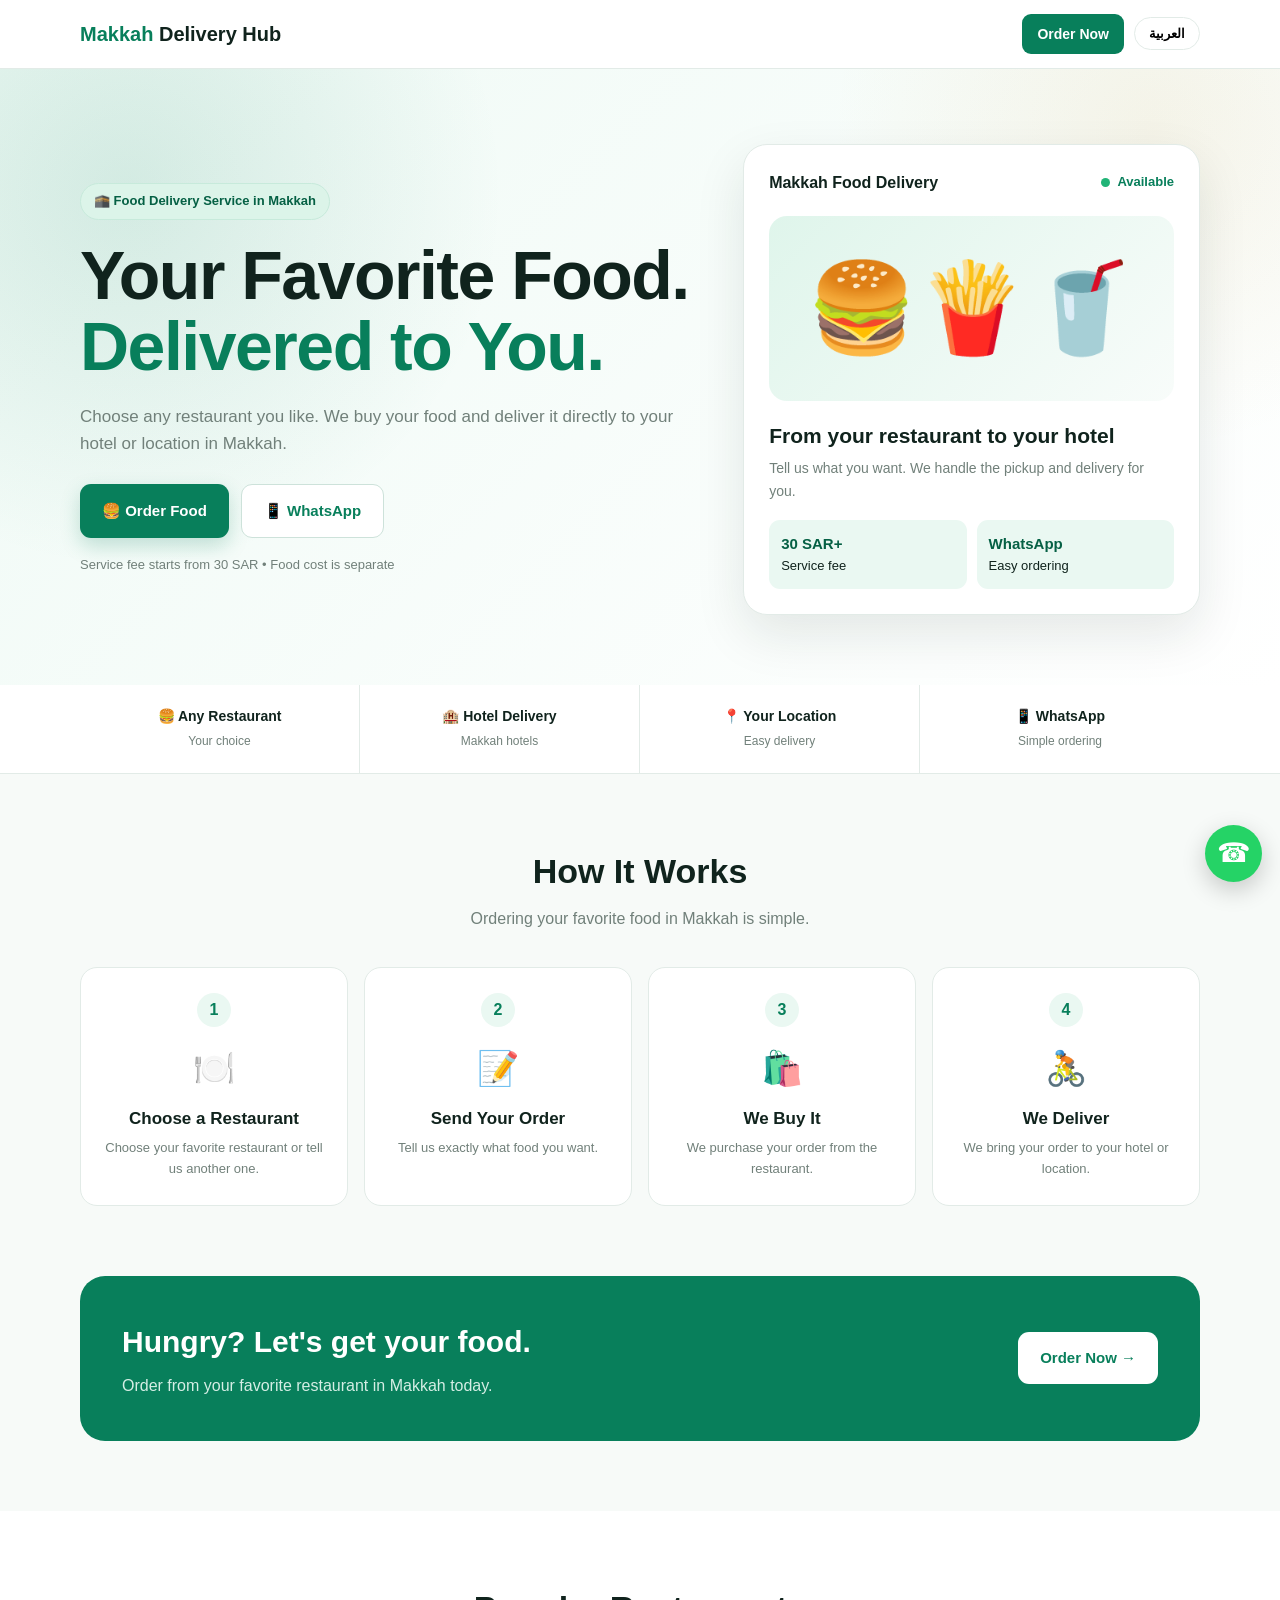
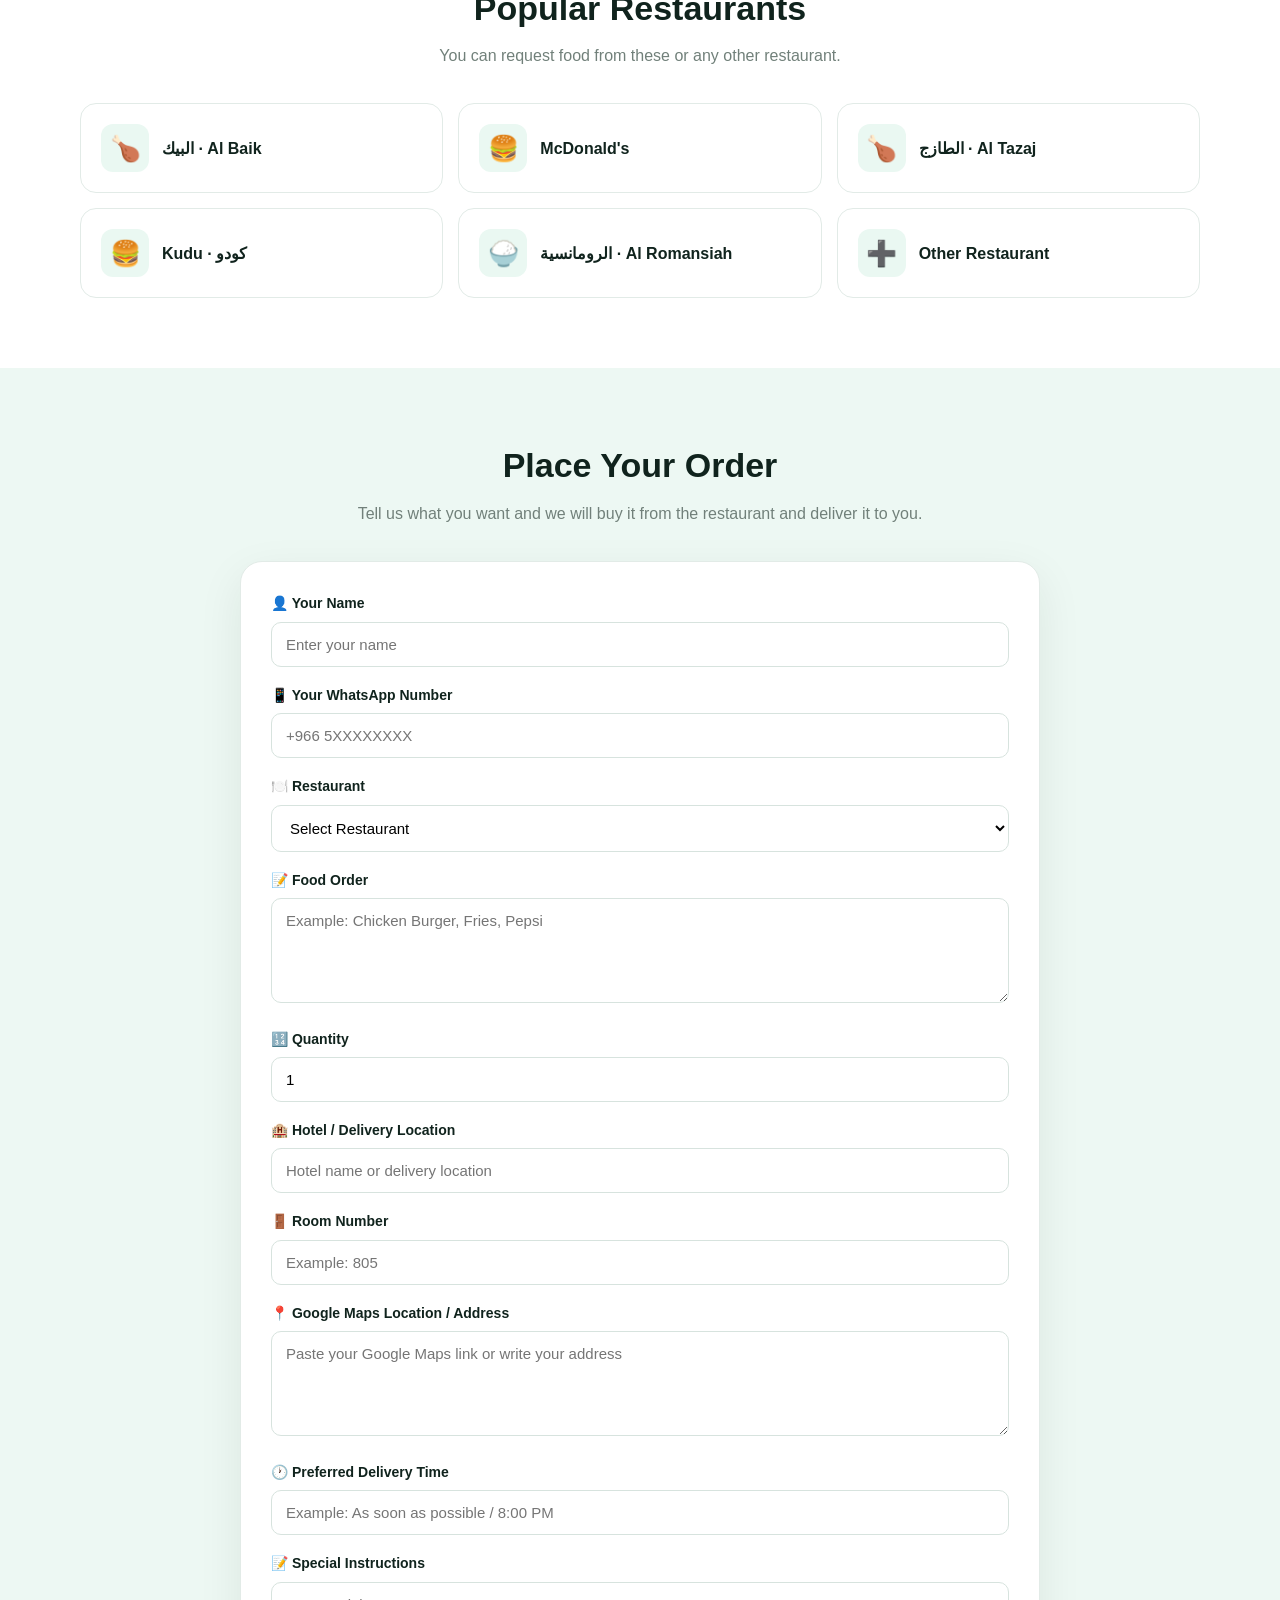
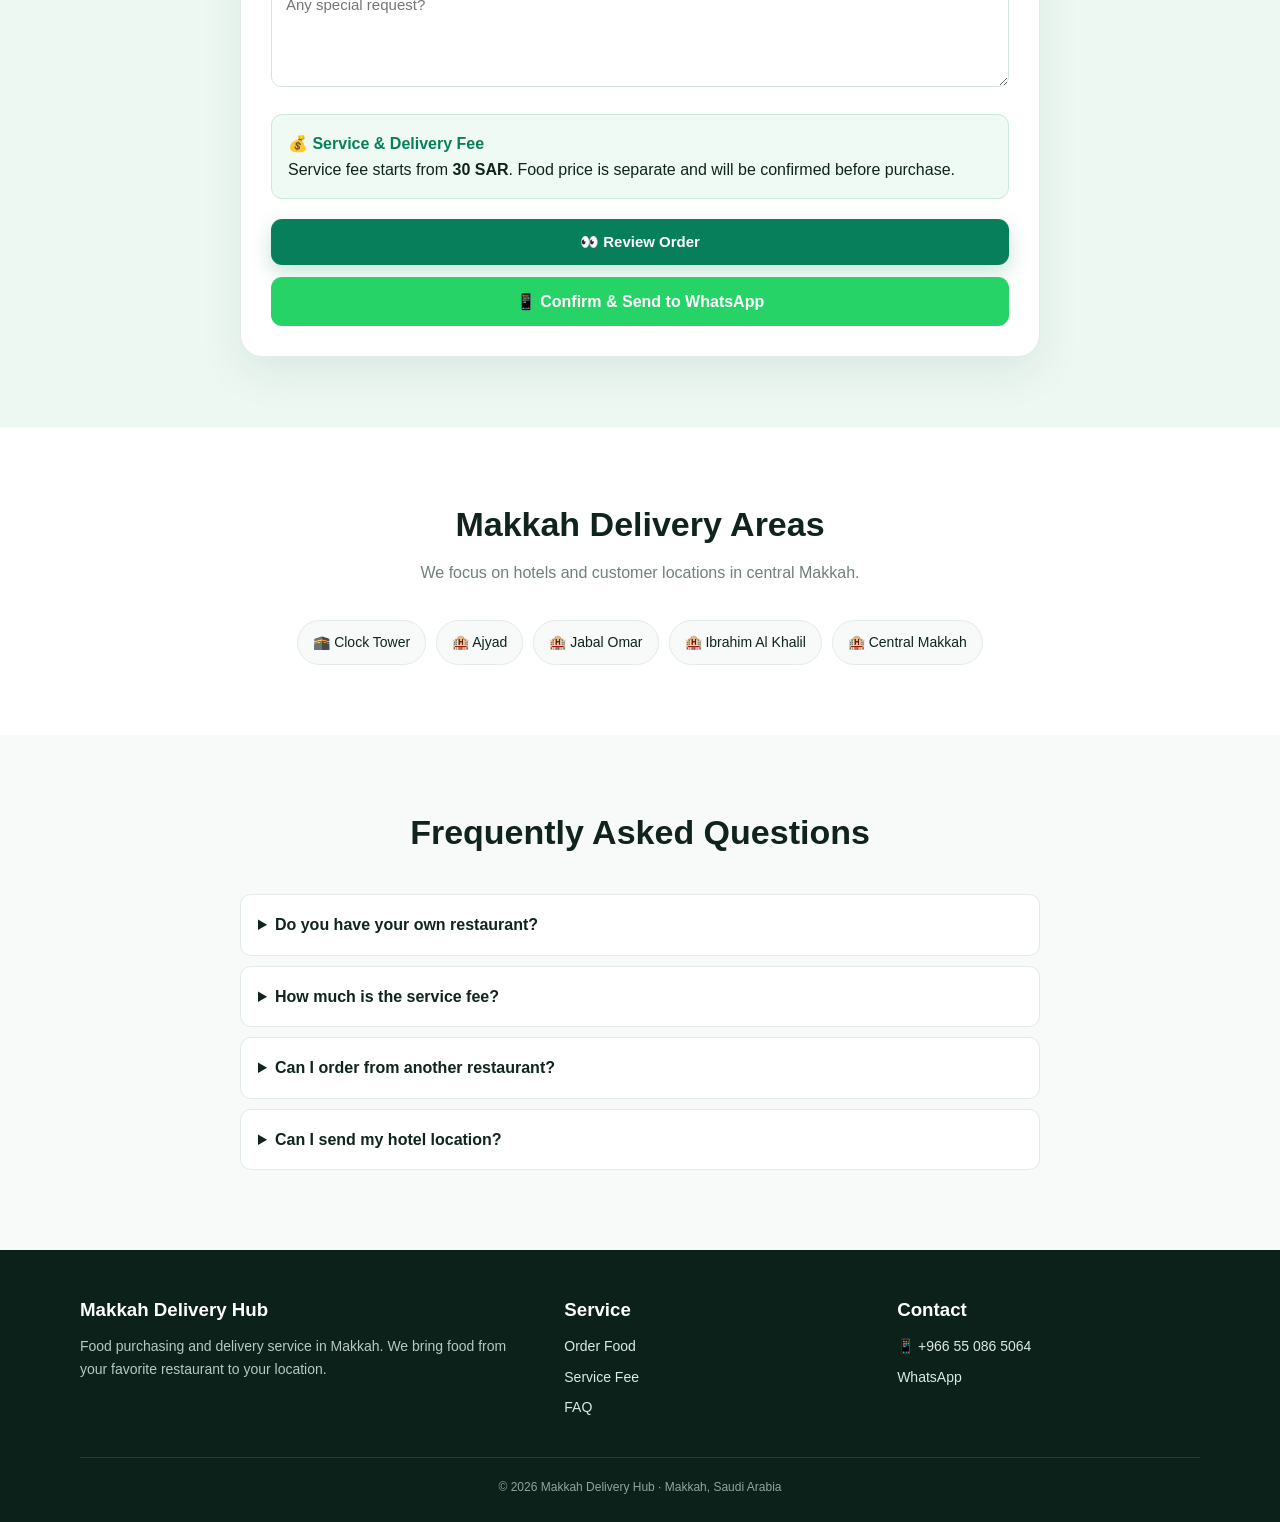
<file: index (2).html>
<!DOCTYPE html>
<html lang="en">
<head>
<meta charset="UTF-8">
<meta name="viewport" content="width=device-width, initial-scale=1.0">

<title>Makkah Delivery Hub | Food Delivery in Makkah</title>

<meta name="description" content="Order food from your favorite restaurant in Makkah. We buy it for you and deliver it to your hotel or location.">
<meta name="theme-color" content="#087f5b">

<style>
*{
  box-sizing:border-box;
  margin:0;
  padding:0;
}

:root{
  --green:#087f5b;
  --green-dark:#056044;
  --green-light:#eaf8f2;
  --gold:#c79a3b;
  --dark:#10231d;
  --text:#34413c;
  --muted:#71807a;
  --white:#fff;
  --bg:#f7faf8;
  --border:#e2ebe7;
}

html{
  scroll-behavior:smooth;
}

body{
  font-family:Arial,Helvetica,sans-serif;
  background:var(--bg);
  color:var(--dark);
  line-height:1.6;
}

body.rtl{
  direction:rtl;
}

a{
  text-decoration:none;
  color:inherit;
}

button,
input,
select,
textarea{
  font-family:inherit;
}

.container{
  width:92%;
  max-width:1120px;
  margin:auto;
}

/* HEADER */

header{
  position:sticky;
  top:0;
  z-index:1000;
  background:rgba(255,255,255,.96);
  border-bottom:1px solid var(--border);
  backdrop-filter:blur(10px);
}

.nav{
  min-height:68px;
  display:flex;
  align-items:center;
  justify-content:space-between;
  gap:15px;
}

.logo{
  font-size:20px;
  font-weight:800;
  color:var(--green);
}

.logo span{
  color:var(--dark);
}

.nav-right{
  display:flex;
  align-items:center;
  gap:10px;
}

.lang{
  border:1px solid var(--border);
  background:white;
  padding:8px 14px;
  border-radius:25px;
  font-weight:bold;
  cursor:pointer;
}

.nav-order{
  background:var(--green);
  color:white;
  padding:9px 15px;
  border-radius:9px;
  font-size:14px;
  font-weight:bold;
}

/* HERO */

.hero{
  position:relative;
  overflow:hidden;
  padding:75px 0 70px;
  background:
    radial-gradient(circle at 10% 20%,rgba(8,127,91,.13),transparent 30%),
    radial-gradient(circle at 90% 10%,rgba(199,154,59,.10),transparent 25%),
    linear-gradient(135deg,#effaf5,#ffffff);
}

.hero-grid{
  display:grid;
  grid-template-columns:1.15fr .85fr;
  align-items:center;
  gap:45px;
}

.badge{
  display:inline-flex;
  align-items:center;
  gap:7px;
  background:#dcf4e9;
  color:var(--green-dark);
  border:1px solid #c7eadb;
  padding:7px 13px;
  border-radius:30px;
  font-size:13px;
  font-weight:bold;
  margin-bottom:20px;
}

.hero h1{
  font-size:clamp(40px,6vw,68px);
  line-height:1.05;
  letter-spacing:-1.5px;
  margin-bottom:20px;
}

.hero h1 span{
  color:var(--green);
}

.hero-text{
  max-width:620px;
  color:var(--muted);
  font-size:17px;
  margin-bottom:27px;
}

.hero-buttons{
  display:flex;
  flex-wrap:wrap;
  gap:12px;
}

.btn{
  display:inline-flex;
  align-items:center;
  justify-content:center;
  padding:14px 22px;
  border-radius:11px;
  font-weight:bold;
  font-size:15px;
  transition:.2s;
}

.btn-primary{
  background:var(--green);
  color:white;
  box-shadow:0 8px 20px rgba(8,127,91,.22);
}

.btn-primary:hover{
  background:var(--green-dark);
}

.btn-secondary{
  background:white;
  color:var(--green);
  border:1px solid #cde2da;
}

.hero-note{
  margin-top:17px;
  color:var(--muted);
  font-size:13px;
}

/* HERO CARD */

.hero-card{
  background:white;
  border:1px solid var(--border);
  border-radius:24px;
  padding:25px;
  box-shadow:0 20px 50px rgba(16,35,29,.10);
}

.hero-card-top{
  display:flex;
  align-items:center;
  justify-content:space-between;
  margin-bottom:20px;
}

.status{
  display:flex;
  align-items:center;
  gap:7px;
  color:var(--green);
  font-size:13px;
  font-weight:bold;
}

.dot{
  width:9px;
  height:9px;
  background:#21b477;
  border-radius:50%;
}

.food-icon{
  width:100%;
  height:185px;
  border-radius:18px;
  background:linear-gradient(135deg,#dff5eb,#f8fcfa);
  display:flex;
  align-items:center;
  justify-content:center;
  font-size:88px;
  margin-bottom:18px;
}

.hero-card h3{
  font-size:21px;
  margin-bottom:5px;
}

.hero-card p{
  color:var(--muted);
  font-size:14px;
}

.mini-row{
  display:grid;
  grid-template-columns:1fr 1fr;
  gap:10px;
  margin-top:18px;
}

.mini-box{
  background:var(--green-light);
  padding:12px;
  border-radius:11px;
  font-size:13px;
}

.mini-box strong{
  display:block;
  color:var(--green-dark);
  font-size:15px;
}

/* TRUST */

.trust{
  background:white;
  border-bottom:1px solid var(--border);
}

.trust-grid{
  display:grid;
  grid-template-columns:repeat(4,1fr);
}

.trust-item{
  padding:20px 12px;
  text-align:center;
  border-right:1px solid var(--border);
}

body.rtl .trust-item{
  border-right:0;
  border-left:1px solid var(--border);
}

.trust-item:last-child{
  border:0;
}

.trust-item strong{
  display:block;
  font-size:14px;
}

.trust-item span{
  color:var(--muted);
  font-size:12px;
}

/* SECTIONS */

section{
  padding:70px 0;
}

.section-head{
  text-align:center;
  max-width:700px;
  margin:0 auto 35px;
}

.section-head h2{
  font-size:34px;
  margin-bottom:8px;
}

.section-head p{
  color:var(--muted);
}

/* HOW */

.steps{
  display:grid;
  grid-template-columns:repeat(4,1fr);
  gap:16px;
}

.step{
  background:white;
  border:1px solid var(--border);
  border-radius:17px;
  padding:25px 18px;
  text-align:center;
  transition:.2s;
}

.step:hover{
  transform:translateY(-3px);
  box-shadow:0 12px 30px rgba(16,35,29,.07);
}

.step-number{
  width:34px;
  height:34px;
  display:flex;
  align-items:center;
  justify-content:center;
  margin:0 auto 14px;
  background:var(--green-light);
  color:var(--green);
  border-radius:50%;
  font-weight:800;
}

.step-icon{
  font-size:34px;
  margin-bottom:10px;
}

.step h3{
  font-size:17px;
  margin-bottom:6px;
}

.step p{
  color:var(--muted);
  font-size:13px;
}

/* CTA */

.order-cta{
  background:var(--green);
  color:white;
  border-radius:25px;
  padding:42px;
  display:flex;
  align-items:center;
  justify-content:space-between;
  gap:25px;
}

.order-cta h2{
  font-size:30px;
  margin-bottom:7px;
}

.order-cta p{
  color:#d5eee5;
}

.order-cta .btn{
  background:white;
  color:var(--green);
  white-space:nowrap;
}

/* RESTAURANTS */

.restaurants{
  display:grid;
  grid-template-columns:repeat(3,1fr);
  gap:15px;
}

.restaurant{
  background:white;
  border:1px solid var(--border);
  border-radius:16px;
  padding:20px;
  display:flex;
  align-items:center;
  gap:13px;
  font-weight:bold;
}

.restaurant-icon{
  width:48px;
  height:48px;
  border-radius:12px;
  background:var(--green-light);
  display:flex;
  align-items:center;
  justify-content:center;
  font-size:25px;
}

/* ORDER FORM */

.order-section{
  background:#edf8f3;
}

.order-box{
  max-width:800px;
  margin:auto;
  background:white;
  padding:30px;
  border-radius:22px;
  box-shadow:0 15px 45px rgba(16,35,29,.08);
  border:1px solid var(--border);
}

.form-group{
  margin-bottom:17px;
}

label{
  display:block;
  font-weight:bold;
  font-size:14px;
  margin-bottom:7px;
}

input,
select,
textarea{
  width:100%;
  padding:13px 14px;
  border:1px solid #d7e3de;
  border-radius:10px;
  background:white;
  font-size:15px;
  outline:none;
}

input:focus,
select:focus,
textarea:focus{
  border-color:var(--green);
  box-shadow:0 0 0 3px rgba(8,127,91,.08);
}

textarea{
  min-height:105px;
  resize:vertical;
}

.fee{
  background:#f0faf5;
  border:1px solid #cce9db;
  padding:16px;
  border-radius:11px;
  margin:20px 0;
}

.fee strong{
  color:var(--green);
}

.order-summary{
  display:none;
  background:#f7faf8;
  border:1px solid #dce9e3;
  border-radius:12px;
  padding:18px;
  margin-bottom:18px;
}

.order-summary h3{
  margin-bottom:12px;
}

.summary-row{
  display:flex;
  gap:8px;
  padding:5px 0;
  border-bottom:1px solid #e5eeea;
}

.summary-row:last-child{
  border-bottom:0;
}

.summary-label{
  font-weight:bold;
  min-width:145px;
}

.whatsapp{
  width:100%;
  border:0;
  border-radius:11px;
  padding:15px;
  background:#25d366;
  color:white;
  font-size:16px;
  font-weight:bold;
  cursor:pointer;
}

/* AREAS */

.areas-section{
  background:white;
}

.areas{
  display:flex;
  flex-wrap:wrap;
  justify-content:center;
  gap:10px;
}

.area{
  background:#f7faf8;
  border:1px solid var(--border);
  padding:10px 15px;
  border-radius:30px;
  font-size:14px;
}

/* FAQ */

.faq{
  max-width:800px;
  margin:auto;
}

details{
  background:white;
  border:1px solid var(--border);
  border-radius:11px;
  padding:17px;
  margin-bottom:10px;
}

summary{
  cursor:pointer;
  font-weight:bold;
}

details p{
  color:var(--muted);
  margin-top:10px;
  font-size:14px;
}

/* FOOTER */

footer{
  background:#0c211a;
  color:white;
  padding:45px 0 25px;
}

.footer-grid{
  display:grid;
  grid-template-columns:1.5fr 1fr 1fr;
  gap:30px;
}

footer h3{
  margin-bottom:10px;
}

footer p{
  color:#b8c9c2;
  font-size:14px;
}

.footer-link{
  display:block;
  color:#dceae5;
  margin-bottom:8px;
  font-size:14px;
}

.footer-bottom{
  border-top:1px solid rgba(255,255,255,.12);
  margin-top:30px;
  padding-top:20px;
  text-align:center;
  color:#91a59d;
  font-size:12px;
}

/* FLOATING WHATSAPP */

.float-wa{
  position:fixed;
  right:18px;
  bottom:18px;
  z-index:999;
  width:57px;
  height:57px;
  border-radius:50%;
  background:#25d366;
  color:white;
  display:flex;
  align-items:center;
  justify-content:center;
  font-size:27px;
  box-shadow:0 8px 25px rgba(0,0,0,.2);
}

body.rtl .float-wa{
  right:auto;
  left:18px;
}

/* MOBILE */

@media(max-width:850px){

  .hero-grid{
    grid-template-columns:1fr;
  }

  .hero-card{
    max-width:560px;
    margin:auto;
  }

  .steps{
    grid-template-columns:1fr 1fr;
  }

  .trust-grid{
    grid-template-columns:1fr 1fr;
  }

  .trust-item:nth-child(2){
    border-right:0;
  }

  body.rtl .trust-item:nth-child(2){
    border-left:0;
  }

  .order-cta{
    flex-direction:column;
    align-items:flex-start;
  }

  .footer-grid{
    grid-template-columns:1fr;
  }
}

@media(max-width:550px){

  section{
    padding:55px 0;
  }

  .hero{
    padding:50px 0 55px;
  }

  .hero h1{
    font-size:43px;
  }

  .hero-text{
    font-size:15px;
  }

  .nav-order{
    display:none;
  }

  .steps,
  .restaurants{
    grid-template-columns:1fr;
  }

  .order-box{
    padding:20px;
  }

  .order-cta{
    padding:28px 22px;
  }

  .order-cta h2{
    font-size:25px;
  }

  .food-icon{
    height:155px;
  }

  .summary-row{
    display:block;
  }

  .summary-label{
    display:block;
    margin-bottom:2px;
  }
}
</style>
</head>

<body>

<!-- HEADER -->

<header>
  <div class="container nav">

    <a href="#" class="logo">
      Makkah <span>Delivery Hub</span>
    </a>

    <div class="nav-right">

      <a href="#order"
         class="nav-order"
         id="navOrder">
        Order Now
      </a>

      <button
        class="lang"
        onclick="toggleLanguage()"
        id="langBtn">
        العربية
      </button>

    </div>

  </div>
</header>


<!-- HERO -->

<section class="hero">

  <div class="container hero-grid">

    <div>

      <div class="badge" id="badge">
        🕋 Food Delivery Service in Makkah
      </div>

      <h1 id="heroTitle">
        Your Favorite Food.<br>
        <span>Delivered to You.</span>
      </h1>

      <p class="hero-text" id="heroText">
        Choose any restaurant you like. We buy your food and deliver it directly to your hotel or location in Makkah.
      </p>

      <div class="hero-buttons">

        <a href="#order"
           class="btn btn-primary"
           id="heroOrder">
          🍔 Order Food
        </a>

        <a href="https://wa.me/966550865064"
           class="btn btn-secondary"
           target="_blank"
           rel="noopener">
          📱 WhatsApp
        </a>

      </div>

      <div class="hero-note" id="heroNote">
        Service fee starts from 30 SAR • Food cost is separate
      </div>

    </div>


    <div class="hero-card">

      <div class="hero-card-top">

        <strong id="cardTitle">
          Makkah Food Delivery
        </strong>

        <div class="status">
          <span class="dot"></span>
          <span id="available">
            Available
          </span>
        </div>

      </div>

      <div class="food-icon">
        🍔🍟🥤
      </div>

      <h3 id="cardHeading">
        From your restaurant to your hotel
      </h3>

      <p id="cardText">
        Tell us what you want. We handle the pickup and delivery for you.
      </p>

      <div class="mini-row">

        <div class="mini-box">
          <strong>30 SAR+</strong>
          <span id="feeSmall">
            Service fee
          </span>
        </div>

        <div class="mini-box">
          <strong>WhatsApp</strong>
          <span id="orderSmall">
            Easy ordering
          </span>
        </div>

      </div>

    </div>

  </div>

</section>


<!-- TRUST -->

<div class="trust">

  <div class="container trust-grid">

    <div class="trust-item">
      <strong id="trustStrong1">
        🍔 Any Restaurant
      </strong>
      <span id="trust1">
        Your choice
      </span>
    </div>

    <div class="trust-item">
      <strong id="trustStrong2">
        🏨 Hotel Delivery
      </strong>
      <span id="trust2">
        Makkah hotels
      </span>
    </div>

    <div class="trust-item">
      <strong id="trustStrong3">
        📍 Your Location
      </strong>
      <span id="trust3">
        Easy delivery
      </span>
    </div>

    <div class="trust-item">
      <strong id="trustStrong4">
        📱 WhatsApp
      </strong>
      <span id="trust4">
        Simple ordering
      </span>
    </div>

  </div>

</div>


<!-- HOW IT WORKS -->

<section>

  <div class="container">

    <div class="section-head">

      <h2 id="howTitle">
        How It Works
      </h2>

      <p id="howText">
        Ordering your favorite food in Makkah is simple.
      </p>

    </div>


    <div class="steps">

      <div class="step">

        <div class="step-number">1</div>

        <div class="step-icon">🍽️</div>

        <h3 id="s1Title">
          Choose a Restaurant
        </h3>

        <p id="s1Text">
          Choose your favorite restaurant or tell us another one.
        </p>

      </div>


      <div class="step">

        <div class="step-number">2</div>

        <div class="step-icon">📝</div>

        <h3 id="s2Title">
          Send Your Order
        </h3>

        <p id="s2Text">
          Tell us exactly what food you want.
        </p>

      </div>


      <div class="step">

        <div class="step-number">3</div>

        <div class="step-icon">🛍️</div>

        <h3 id="s3Title">
          We Buy It
        </h3>

        <p id="s3Text">
          We purchase your order from the restaurant.
        </p>

      </div>


      <div class="step">

        <div class="step-number">4</div>

        <div class="step-icon">🚴</div>

        <h3 id="s4Title">
          We Deliver
        </h3>

        <p id="s4Text">
          We bring your order to your hotel or location.
        </p>

      </div>

    </div>

  </div>

</section>


<!-- CTA -->

<section style="padding-top:0">

  <div class="container">

    <div class="order-cta">

      <div>

        <h2 id="ctaTitle">
          Hungry? Let's get your food.
        </h2>

        <p id="ctaText">
          Order from your favorite restaurant in Makkah today.
        </p>

      </div>

      <a href="#order"
         class="btn"
         id="ctaButton">
        Order Now →
      </a>

    </div>

  </div>

</section>


<!-- RESTAURANTS -->

<section style="background:#fff">

  <div class="container">

    <div class="section-head">

      <h2 id="restTitle">
        Popular Restaurants
      </h2>

      <p id="restText">
        You can request food from these or any other restaurant.
      </p>

    </div>


    <div class="restaurants">

      <div class="restaurant">
        <div class="restaurant-icon">🍗</div>
        <span>البيك · Al Baik</span>
      </div>

      <div class="restaurant">
        <div class="restaurant-icon">🍔</div>
        <span>McDonald's</span>
      </div>

      <div class="restaurant">
        <div class="restaurant-icon">🍗</div>
        <span>الطازج · Al Tazaj</span>
      </div>

      <div class="restaurant">
        <div class="restaurant-icon">🍔</div>
        <span>Kudu · كودو</span>
      </div>

      <div class="restaurant">
        <div class="restaurant-icon">🍚</div>
        <span>الرومانسية · Al Romansiah</span>
      </div>

      <div class="restaurant">
        <div class="restaurant-icon">➕</div>
        <span id="otherRestaurant">
          Other Restaurant
        </span>
      </div>

    </div>

  </div>

</section>


<!-- ORDER FORM -->

<section class="order-section" id="order">

  <div class="container">

    <div class="section-head">

      <h2 id="orderTitle">
        Place Your Order
      </h2>

      <p id="orderText">
        Tell us what you want and we will buy it from the restaurant and deliver it to you.
      </p>

    </div>


    <div class="order-box">


      <div class="form-group">

        <label id="nameLabel">
          👤 Your Name
        </label>

        <input
          id="customerName"
          type="text"
          placeholder="Enter your name">

      </div>


      <div class="form-group">

        <label id="phoneLabel">
          📱 Your WhatsApp Number
        </label>

        <input
          id="customerPhone"
          type="tel"
          placeholder="+966 5XXXXXXXX">

      </div>


      <div class="form-group">

        <label id="restaurantLabel">
          🍽️ Restaurant
        </label>

        <select id="restaurant">

          <option value="" id="restaurantDefault">
            Select Restaurant
          </option>

          <option value="Al Baik - البيك">
            Al Baik - البيك
          </option>

          <option value="McDonald's - ماكدونالز">
            McDonald's - ماكدونالز
          </option>

          <option value="Al Tazaj - الطازج">
            Al Tazaj - الطازج
          </option>

          <option value="Kudu - كودو">
            Kudu - كودو
          </option>

          <option value="Al Romansiah - الرومانسية">
            Al Romansiah - الرومانسية
          </option>

          <option value="Other Restaurant">
            Other Restaurant
          </option>

        </select>

      </div>


      <div class="form-group">

        <label id="foodLabel">
          📝 Food Order
        </label>

        <textarea
          id="foodOrder"
          placeholder="Example: Chicken Burger, Fries, Pepsi"></textarea>

      </div>


      <div class="form-group">

        <label id="quantityLabel">
          🔢 Quantity
        </label>

        <input
          id="quantity"
          type="number"
          min="1"
          value="1"
          placeholder="How many items?">

      </div>


      <div class="form-group">

        <label id="hotelLabel">
          🏨 Hotel / Delivery Location
        </label>

        <input
          id="hotel"
          type="text"
          placeholder="Hotel name or delivery location">

      </div>


      <div class="form-group">

        <label id="roomLabel">
          🚪 Room Number
        </label>

        <input
          id="room"
          type="text"
          placeholder="Example: 805">

      </div>


      <div class="form-group">

        <label id="locationLabel">
          📍 Google Maps Location / Address
        </label>

        <textarea
          id="location"
          placeholder="Paste your Google Maps link or write your address"></textarea>

      </div>


      <div class="form-group">

        <label id="deliveryTimeLabel">
          🕐 Preferred Delivery Time
        </label>

        <input
          id="deliveryTime"
          type="text"
          placeholder="Example: As soon as possible / 8:00 PM">

      </div>


      <div class="form-group">

        <label id="notesLabel">
          📝 Special Instructions
        </label>

        <textarea
          id="notes"
          placeholder="Any special request?"></textarea>

      </div>


      <div class="fee">

        <strong id="feeTitle">
          💰 Service & Delivery Fee
        </strong>

        <br>

        <span id="feeText">
          Service fee starts from
          <b>30 SAR</b>.
          Food price is separate and will be confirmed before purchase.
        </span>

      </div>


      <!-- ORDER SUMMARY -->

      <div
        id="orderSummary"
        class="order-summary">

        <h3 id="summaryTitle">
          📋 Order Summary
        </h3>

        <div id="summaryContent"></div>

      </div>


      <!-- REVIEW BUTTON -->

      <button
        type="button"
        class="btn btn-primary"
        onclick="showOrderSummary()"
        id="reviewButton"
        style="width:100%;border:0;cursor:pointer;">

        👀 Review Order

      </button>


      <!-- WHATSAPP BUTTON -->

      <button
        type="button"
        class="whatsapp"
        onclick="sendOrder()"
        id="sendButton"
        style="margin-top:12px;">

        📱 Confirm & Send to WhatsApp

      </button>

    </div>

  </div>

</section>


<!-- AREAS -->

<section class="areas-section">

  <div class="container">

    <div class="section-head">

      <h2 id="areaTitle">
        Makkah Delivery Areas
      </h2>

      <p id="areaText">
        We focus on hotels and customer locations in central Makkah.
      </p>

    </div>


    <div class="areas">

      <div class="area" id="area1">
        🕋 Clock Tower
      </div>

      <div class="area" id="area2">
        🏨 Ajyad
      </div>

      <div class="area" id="area3">
        🏨 Jabal Omar
      </div>

      <div class="area" id="area4">
        🏨 Ibrahim Al Khalil
      </div>

      <div class="area" id="area5">
        🏨 Central Makkah
      </div>

    </div>

  </div>

</section>


<!-- FAQ -->

<section id="faq">

  <div class="container">

    <div class="section-head">

      <h2 id="faqTitle">
        Frequently Asked Questions
      </h2>

    </div>


    <div class="faq">

      <details>

        <summary id="q1">
          Do you have your own restaurant?
        </summary>

        <p id="a1">
          No. We are a food purchasing and delivery service. We buy food from the restaurant you choose and deliver it to you.
        </p>

      </details>


      <details>

        <summary id="q2">
          How much is the service fee?
        </summary>

        <p id="a2">
          Our service fee starts from 30 SAR. The food price is separate.
        </p>

      </details>


      <details>

        <summary id="q3">
          Can I order from another restaurant?
        </summary>

        <p id="a3">
          Yes. Simply write the restaurant name and your food order.
        </p>

      </details>


      <details>

        <summary id="q4">
          Can I send my hotel location?
        </summary>

        <p id="a4">
          Yes. You can provide your Google Maps link or your hotel/address details.
        </p>

      </details>

    </div>

  </div>

</section>


<!-- FOOTER -->

<footer>

  <div class="container footer-grid">


    <div>

      <h3>
        Makkah Delivery Hub
      </h3>

      <p id="footerAbout">
        Food purchasing and delivery service in Makkah. We bring food from your favorite restaurant to your location.
      </p>

    </div>


    <div>

      <h3 id="footerService">
        Service
      </h3>

      <a href="#order"
         class="footer-link"
         id="footerOrder">
        Order Food
      </a>

      <a href="#order"
         class="footer-link"
         id="footerFee">
        Service Fee
      </a>

      <a href="#faq"
         class="footer-link"
         id="footerFaq">
        FAQ
      </a>

    </div>


    <div>

      <h3 id="footerContact">
        Contact
      </h3>

      <a
        href="https://wa.me/966550865064"
        class="footer-link"
        target="_blank"
        rel="noopener">

        📱 +966 55 086 5064

      </a>

      <a
        href="https://wa.me/966550865064"
        class="footer-link"
        target="_blank"
        rel="noopener">

        WhatsApp

      </a>

    </div>

  </div>


  <div class="container footer-bottom">

    © 2026 Makkah Delivery Hub · Makkah, Saudi Arabia

  </div>

</footer>


<!-- FLOATING WHATSAPP -->

<a
  href="https://wa.me/966550865064"
  class="float-wa"
  aria-label="WhatsApp"
  target="_blank"
  rel="noopener">

  ☎

</a>


<script>

/* =========================
   LANGUAGE
========================= */

let arabic = false;


function toggleLanguage(){

  arabic = !arabic;

  document.body.classList.toggle("rtl", arabic);

  document.documentElement.lang = arabic ? "ar" : "en";

  document.getElementById("langBtn").textContent =
    arabic ? "English" : "العربية";


  if(arabic){

    /* HEADER */

    setText("navOrder","اطلب الآن");


    /* HERO */

    setText(
      "badge",
      "🕋 خدمة توصيل الطعام في مكة"
    );

    setHTML(
      "heroTitle",
      "طعامك المفضل.<br><span>نوصله إليك.</span>"
    );

    setText(
      "heroText",
      "اختر أي مطعم تريده. نشتري لك الطعام ونوصله مباشرة إلى فندقك أو موقعك في مكة."
    );

    setText(
      "heroOrder",
      "🍔 اطلب الطعام"
    );

    setText(
      "heroNote",
      "رسوم الخدمة تبدأ من 30 ريال • سعر الطعام منفصل"
    );

    setText(
      "cardTitle",
      "توصيل الطعام في مكة"
    );

    setText(
      "available",
      "متاح"
    );

    setText(
      "cardHeading",
      "من مطعمك إلى فندقك"
    );

    setText(
      "cardText",
      "أخبرنا بما تريد وسنتولى شراء الطعام وتوصيله إليك."
    );

    setText(
      "feeSmall",
      "رسوم الخدمة"
    );

    setText(
      "orderSmall",
      "طلب سهل"
    );


    /* TRUST */

    setText(
      "trustStrong1",
      "🍔 أي مطعم"
    );

    setText(
      "trust1",
      "اختيارك"
    );

    setText(
      "trustStrong2",
      "🏨 توصيل للفندق"
    );

    setText(
      "trust2",
      "فنادق مكة"
    );

    setText(
      "trustStrong3",
      "📍 موقعك"
    );

    setText(
      "trust3",
      "توصيل سهل"
    );

    setText(
      "trustStrong4",
      "📱 واتساب"
    );

    setText(
      "trust4",
      "طلب سريع"
    );


    /* HOW */

    setText(
      "howTitle",
      "كيف تعمل الخدمة؟"
    );

    setText(
      "howText",
      "طلب طعامك المفضل في مكة أصبح سهلاً."
    );

    setText(
      "s1Title",
      "اختر المطعم"
    );

    setText(
      "s1Text",
      "اختر مطعمك المفضل أو أخبرنا بمطعم آخر."
    );

    setText(
      "s2Title",
      "أرسل طلبك"
    );

    setText(
      "s2Text",
      "أخبرنا بالتفصيل بالطعام الذي تريده."
    );

    setText(
      "s3Title",
      "نشتري الطعام"
    );

    setText(
      "s3Text",
      "نشتري طلبك من المطعم."
    );

    setText(
      "s4Title",
      "نوصل الطلب"
    );

    setText(
      "s4Text",
      "نوصل الطلب إلى فندقك أو موقعك."
    );


    /* CTA */

    setText(
      "ctaTitle",
      "جائع؟ دعنا نحضر لك طعامك."
    );

    setText(
      "ctaText",
      "اطلب من مطعمك المفضل في مكة اليوم."
    );

    setText(
      "ctaButton",
      "اطلب الآن ←"
    );


    /* RESTAURANTS */

    setText(
      "restTitle",
      "المطاعم المشهورة"
    );

    setText(
      "restText",
      "يمكنك الطلب من هذه المطاعم أو أي مطعم آخر."
    );

    setText(
      "otherRestaurant",
      "مطعم آخر"
    );


    /* ORDER FORM */

    setText(
      "orderTitle",
      "اطلب طعامك"
    );

    setText(
      "orderText",
      "أدخل بياناتك وأرسل الطلب مباشرة إلى واتساب."
    );

    setText(
      "nameLabel",
      "👤 الاسم"
    );

    setText(
      "phoneLabel",
      "📱 رقم الواتساب"
    );

    setText(
      "restaurantLabel",
      "🍽️ المطعم"
    );

    setText(
      "foodLabel",
      "📝 طلب الطعام"
    );

    setText(
      "quantityLabel",
      "🔢 الكمية"
    );

    setText(
      "hotelLabel",
      "🏨 الفندق / موقع التوصيل"
    );

    setText(
      "roomLabel",
      "🚪 رقم الغرفة"
    );

    setText(
      "locationLabel",
      "📍 موقع Google Maps / العنوان"
    );

    setText(
      "deliveryTimeLabel",
      "🕐 وقت التوصيل المفضل"
    );

    setText(
      "notesLabel",
      "📝 ملاحظات إضافية"
    );

    setText(
      "feeTitle",
      "💰 رسوم الخدمة والتوصيل"
    );

    setHTML(
      "feeText",
      "رسوم الخدمة تبدأ من <b>30 ريال</b>. سعر الطعام منفصل وسيتم تأكيده قبل الشراء."
    );

    setText(
      "summaryTitle",
      "📋 ملخص الطلب"
    );

    setText(
      "reviewButton",
      "👀 مراجعة الطلب"
    );

    setText(
      "sendButton",
      "📱 تأكيد وإرسال الطلب عبر واتساب"
    );


    /* PLACEHOLDERS */

    setPlaceholder(
      "customerName",
      "أدخل اسمك"
    );

    setPlaceholder(
      "customerPhone",
      "+966 5XXXXXXXX"
    );

    setPlaceholder(
      "foodOrder",
      "مثال: برجر دجاج، بطاطس، بيبسي"
    );

    setPlaceholder(
      "quantity",
      "كم عدد الطلبات؟"
    );

    setPlaceholder(
      "hotel",
      "اسم الفندق أو موقع التوصيل"
    );

    setPlaceholder(
      "room",
      "مثال: 805"
    );

    setPlaceholder(
      "location",
      "الصق رابط Google Maps أو اكتب العنوان"
    );

    setPlaceholder(
      "deliveryTime",
      "مثال: في أقرب وقت / 8:00 مساءً"
    );

    setPlaceholder(
      "notes",
      "هل لديك أي طلب خاص؟"
    );


    /* RESTAURANT SELECT */

    setText(
      "restaurantDefault",
      "اختر المطعم"
    );


    /* AREAS */

    setText(
      "areaTitle",
      "مناطق التوصيل في مكة"
    );

    setText(
      "areaText",
      "نركز على الفنادق ومواقع العملاء في وسط مكة."
    );

    setText(
      "area1",
      "🕋 برج الساعة"
    );

    setText(
      "area2",
      "🏨 أجياد"
    );

    setText(
      "area3",
      "🏨 جبل عمر"
    );

    setText(
      "area4",
      "🏨 إبراهيم الخليل"
    );

    setText(
      "area5",
      "🏨 وسط مكة"
    );


    /* FAQ */

    setText(
      "faqTitle",
      "الأسئلة الشائعة"
    );

    setText(
      "q1",
      "هل لديكم مطعم خاص؟"
    );

    setText(
      "a1",
      "لا. نحن خدمة شراء وتوصيل الطعام. نشتري الطعام من المطعم الذي تختاره ونوصله إليك."
    );

    setText(
      "q2",
      "كم رسوم الخدمة؟"
    );

    setText(
      "a2",
      "رسوم الخدمة تبدأ من 30 ريال، وسعر الطعام منفصل."
    );

    setText(
      "q3",
      "هل يمكنني الطلب من مطعم آخر؟"
    );

    setText(
      "a3",
      "نعم. اكتب اسم المطعم وتفاصيل طلبك."
    );

    setText(
      "q4",
      "هل يمكنني إرسال موقع الفندق؟"
    );

    setText(
      "a4",
      "نعم. يمكنك إرسال رابط Google Maps أو تفاصيل الفندق والعنوان."
    );


    /* FOOTER */

    setText(
      "footerAbout",
      "خدمة شراء وتوصيل الطعام في مكة. نحضر لك الطعام من مطعمك المفضل إلى موقعك."
    );

    setText(
      "footerService",
      "الخدمة"
    );

    setText(
      "footerOrder",
      "اطلب الطعام"
    );

    setText(
      "footerFee",
      "رسوم الخدمة"
    );

    setText(
      "footerFaq",
      "الأسئلة الشائعة"
    );

    setText(
      "footerContact",
      "تواصل معنا"
    );

  }else{

    /* ENGLISH */

    setText("navOrder","Order Now");

    setText(
      "badge",
      "🕋 Food Delivery Service in Makkah"
    );

    setHTML(
      "heroTitle",
      "Your Favorite Food.<br><span>Delivered to You.</span>"
    );

    setText(
      "heroText",
      "Choose any restaurant you like. We buy your food and deliver it directly to your hotel or location in Makkah."
    );

    setText(
      "heroOrder",
      "🍔 Order Food"
    );

    setText(
      "heroNote",
      "Service fee starts from 30 SAR • Food cost is separate"
    );

    setText(
      "cardTitle",
      "Makkah Food Delivery"
    );

    setText(
      "available",
      "Available"
    );

    setText(
      "cardHeading",
      "From your restaurant to your hotel"
    );

    setText(
      "cardText",
      "Tell us what you want. We handle the pickup and delivery for you."
    );

    setText(
      "feeSmall",
      "Service fee"
    );

    setText(
      "orderSmall",
      "Easy ordering"
    );


    /* TRUST */

    setText(
      "trustStrong1",
      "🍔 Any Restaurant"
    );

    setText(
      "trust1",
      "Your choice"
    );

    setText(
      "trustStrong2",
      "🏨 Hotel Delivery"
    );

    setText(
      "trust2",
      "Makkah hotels"
    );

    setText(
      "trustStrong3",
      "📍 Your Location"
    );

    setText(
      "trust3",
      "Easy delivery"
    );

    setText(
      "trustStrong4",
      "📱 WhatsApp"
    );

    setText(
      "trust4",
      "Simple ordering"
    );


    /* HOW */

    setText(
      "howTitle",
      "How It Works"
    );

    setText(
      "howText",
      "Ordering your favorite food in Makkah is simple."
    );

    setText(
      "s1Title",
      "Choose a Restaurant"
    );

    setText(
      "s1Text",
      "Choose your favorite restaurant or tell us another one."
    );

    setText(
      "s2Title",
      "Send Your Order"
    );

    setText(
      "s2Text",
      "Tell us exactly what food you want."
    );

    setText(
      "s3Title",
      "We Buy It"
    );

    setText(
      "s3Text",
      "We purchase your order from the restaurant."
    );

    setText(
      "s4Title",
      "We Deliver"
    );

    setText(
      "s4Text",
      "We bring your order to your hotel or location."
    );


    /* CTA */

    setText(
      "ctaTitle",
      "Hungry? Let's get your food."
    );

    setText(
      "ctaText",
      "Order from your favorite restaurant in Makkah today."
    );

    setText(
      "ctaButton",
      "Order Now →"
    );


    /* RESTAURANTS */

    setText(
      "restTitle",
      "Popular Restaurants"
    );

    setText(
      "restText",
      "You can request food from these or any other restaurant."
    );

    setText(
      "otherRestaurant",
      "Other Restaurant"
    );


    /* ORDER */

    setText(
      "orderTitle",
      "Place Your Order"
    );

    setText(
      "orderText",
      "Tell us what you want and we will buy it from the restaurant and deliver it to you."
    );

    setText(
      "nameLabel",
      "👤 Your Name"
    );

    setText(
      "phoneLabel",
      "📱 Your WhatsApp Number"
    );

    setText(
      "restaurantLabel",
      "🍽️ Restaurant"
    );

    setText(
      "foodLabel",
      "📝 Food Order"
    );

    setText(
      "quantityLabel",
      "🔢 Quantity"
    );

    setText(
      "hotelLabel",
      "🏨 Hotel / Delivery Location"
    );

    setText(
      "roomLabel",
      "🚪 Room Number"
    );

    setText(
      "locationLabel",
      "📍 Google Maps Location / Address"
    );

    setText(
      "deliveryTimeLabel",
      "🕐 Preferred Delivery Time"
    );

    setText(
      "notesLabel",
      "📝 Special Instructions"
    );

    setText(
      "feeTitle",
      "💰 Service & Delivery Fee"
    );

    setHTML(
      "feeText",
      "Service fee starts from <b>30 SAR</b>. Food price is separate and will be confirmed before purchase."
    );

    setText(
      "summaryTitle",
      "📋 Order Summary"
    );

    setText(
      "reviewButton",
      "👀 Review Order"
    );

    setText(
      "sendButton",
      "📱 Confirm & Send to WhatsApp"
    );


    /* PLACEHOLDERS */

    setPlaceholder(
      "customerName",
      "Enter your name"
    );

    setPlaceholder(
      "customerPhone",
      "+966 5XXXXXXXX"
    );

    setPlaceholder(
      "foodOrder",
      "Example: Chicken Burger, Fries, Pepsi"
    );

    setPlaceholder(
      "quantity",
      "How many items?"
    );

    setPlaceholder(
      "hotel",
      "Hotel name or delivery location"
    );

    setPlaceholder(
      "room",
      "Example: 805"
    );

    setPlaceholder(
      "location",
      "Paste your Google Maps link or write your address"
    );

    setPlaceholder(
      "deliveryTime",
      "Example: As soon as possible / 8:00 PM"
    );

    setPlaceholder(
      "notes",
      "Any special request?"
    );


    setText(
      "restaurantDefault",
      "Select Restaurant"
    );


    /* AREAS */

    setText(
      "areaTitle",
      "Makkah Delivery Areas"
    );

    setText(
      "areaText",
      "We focus on hotels and customer locations in central Makkah."
    );

    setText(
      "area1",
      "🕋 Clock Tower"
    );

    setText(
      "area2",
      "🏨 Ajyad"
    );

    setText(
      "area3",
      "🏨 Jabal Omar"
    );

    setText(
      "area4",
      "🏨 Ibrahim Al Khalil"
    );

    setText(
      "area5",
      "🏨 Central Makkah"
    );


    /* FAQ */

    setText(
      "faqTitle",
      "Frequently Asked Questions"
    );

    setText(
      "q1",
      "Do you have your own restaurant?"
    );

    setText(
      "a1",
      "No. We are a food purchasing and delivery service. We buy food from the restaurant you choose and deliver it to you."
    );

    setText(
      "q2",
      "How much is the service fee?"
    );

    setText(
      "a2",
      "Our service fee starts from 30 SAR. The food price is separate."
    );

    setText(
      "q3",
      "Can I order from another restaurant?"
    );

    setText(
      "a3",
      "Yes. Simply write the restaurant name and your food order."
    );

    setText(
      "q4",
      "Can I send my hotel location?"
    );

    setText(
      "a4",
      "Yes. You can provide your Google Maps link or your hotel/address details."
    );


    /* FOOTER */

    setText(
      "footerAbout",
      "Food purchasing and delivery service in Makkah. We bring food from your favorite restaurant to your location."
    );

    setText(
      "footerService",
      "Service"
    );

    setText(
      "footerOrder",
      "Order Food"
    );

    setText(
      "footerFee",
      "Service Fee"
    );

    setText(
      "footerFaq",
      "FAQ"
    );

    setText(
      "footerContact",
      "Contact"
    );

  }

}


/* =========================
   HELPER FUNCTIONS
========================= */

function setText(id,text){

  const element = document.getElementById(id);

  if(element){
    element.textContent = text;
  }

}


function setHTML(id,html){

  const element = document.getElementById(id);

  if(element){
    element.innerHTML = html;
  }

}


function setPlaceholder(id,text){

  const element = document.getElementById(id);

  if(element){
    element.placeholder = text;
  }

}


/* =========================
   GET FORM DATA
========================= */

function getOrderData(){

  return {

    name:
      document.getElementById("customerName").value.trim(),

    phone:
      document.getElementById("customerPhone").value.trim(),

    restaurant:
      document.getElementById("restaurant").value.trim(),

    food:
      document.getElementById("foodOrder").value.trim(),

    quantity:
      document.getElementById("quantity").value.trim(),

    hotel:
      document.getElementById("hotel").value.trim(),

    room:
      document.getElementById("room").value.trim(),

    location:
      document.getElementById("location").value.trim(),

    deliveryTime:
      document.getElementById("deliveryTime").value.trim(),

    notes:
      document.getElementById("notes").value.trim()

  };

}


/* =========================
   VALIDATION
========================= */

function validateOrder(data){

  if(
    !data.name ||
    !data.phone ||
    !data.restaurant ||
    !data.food ||
    !data.hotel ||
    !data.location
  ){

    if(arabic){

      alert(
        "يرجى تعبئة الاسم ورقم الواتساب والمطعم وطلب الطعام والفندق والموقع."
      );

    }else{

      alert(
        "Please fill in your Name, WhatsApp Number, Restaurant, Food Order, Hotel and Location."
      );

    }

    return false;
  }

  return true;

}


/* =========================
   ORDER SUMMARY
========================= */

function showOrderSummary(){

  const data = getOrderData();

  if(!validateOrder(data)){
    return;
  }


  const content =
    document.getElementById("summaryContent");

  content.innerHTML = "";


  const rows = [

    [
      arabic ? "👤 العميل" : "👤 Customer",
      data.name
    ],

    [
      arabic ? "📱 الواتساب" : "📱 WhatsApp",
      data.phone
    ],

    [
      arabic ? "🍽️ المطعم" : "🍽️ Restaurant",
      data.restaurant
    ],

    [
      arabic ? "📝 الطعام" : "📝 Food",
      data.food
    ],

    [
      arabic ? "🔢 الكمية" : "🔢 Quantity",
      data.quantity || "1"
    ],

    [
      arabic ? "🏨 الفندق" : "🏨 Hotel",
      data.hotel
    ],

    [
      arabic ? "🚪 الغرفة" : "🚪 Room",
      data.room || (
        arabic ? "غير محدد" : "Not provided"
      )
    ],

    [
      arabic ? "📍 الموقع" : "📍 Location",
      data.location
    ],

    [
      arabic ? "🕐 وقت التوصيل" : "🕐 Delivery",
      data.deliveryTime || (
        arabic
          ? "في أقرب وقت"
          : "As soon as possible"
      )
    ],

    [
      arabic ? "📌 الملاحظات" : "📌 Instructions",
      data.notes || (
        arabic ? "لا يوجد" : "None"
      )
    ],

    [
      arabic ? "💰 رسوم الخدمة" : "💰 Service Fee",
      arabic
        ? "تبدأ من 30 ريال"
        : "Starting from 30 SAR"
    ]

  ];


  rows.forEach(function(row){

    const div =
      document.createElement("div");

    div.className =
      "summary-row";


    const label =
      document.createElement("div");

    label.className =
      "summary-label";

    label.textContent =
      row[0];


    const value =
      document.createElement("div");

    value.textContent =
      row[1];


    div.appendChild(label);
    div.appendChild(value);

    content.appendChild(div);

  });


  const summary =
    document.getElementById("orderSummary");

  summary.style.display = "block";


  summary.scrollIntoView({
    behavior:"smooth",
    block:"center"
  });

}


/* =========================
   SEND ORDER TO WHATSAPP
========================= */

function sendOrder(){

  const data = getOrderData();

  if(!validateOrder(data)){
    return;
  }


  const message =

`🍔 NEW FOOD DELIVERY ORDER
━━━━━━━━━━━━━━━━━━━━

👤 CUSTOMER
Name: ${data.name}

📱 CUSTOMER WHATSAPP
${data.phone}

🍽️ RESTAURANT
${data.restaurant}

📝 FOOD ORDER
${data.food}

🔢 QUANTITY
${data.quantity || "1"}

🏨 DELIVERY LOCATION
Hotel: ${data.hotel}

🚪 ROOM NUMBER
${data.room || "Not provided"}

📍 GOOGLE MAPS / ADDRESS
${data.location}

🕐 PREFERRED DELIVERY TIME
${data.deliveryTime || "As soon as possible"}

📌 SPECIAL INSTRUCTIONS
${data.notes || "None"}

━━━━━━━━━━━━━━━━━━━━
💰 SERVICE FEE
Starting from 30 SAR

Food price: Separate

━━━━━━━━━━━━━━━━━━━━
Makkah Delivery Hub`;


  const url =
    "https://wa.me/966550865064?text=" +
    encodeURIComponent(message);


  window.open(
    url,
    "_blank",
    "noopener,noreferrer"
  );

}

</script>

</body>
</html>
</file>
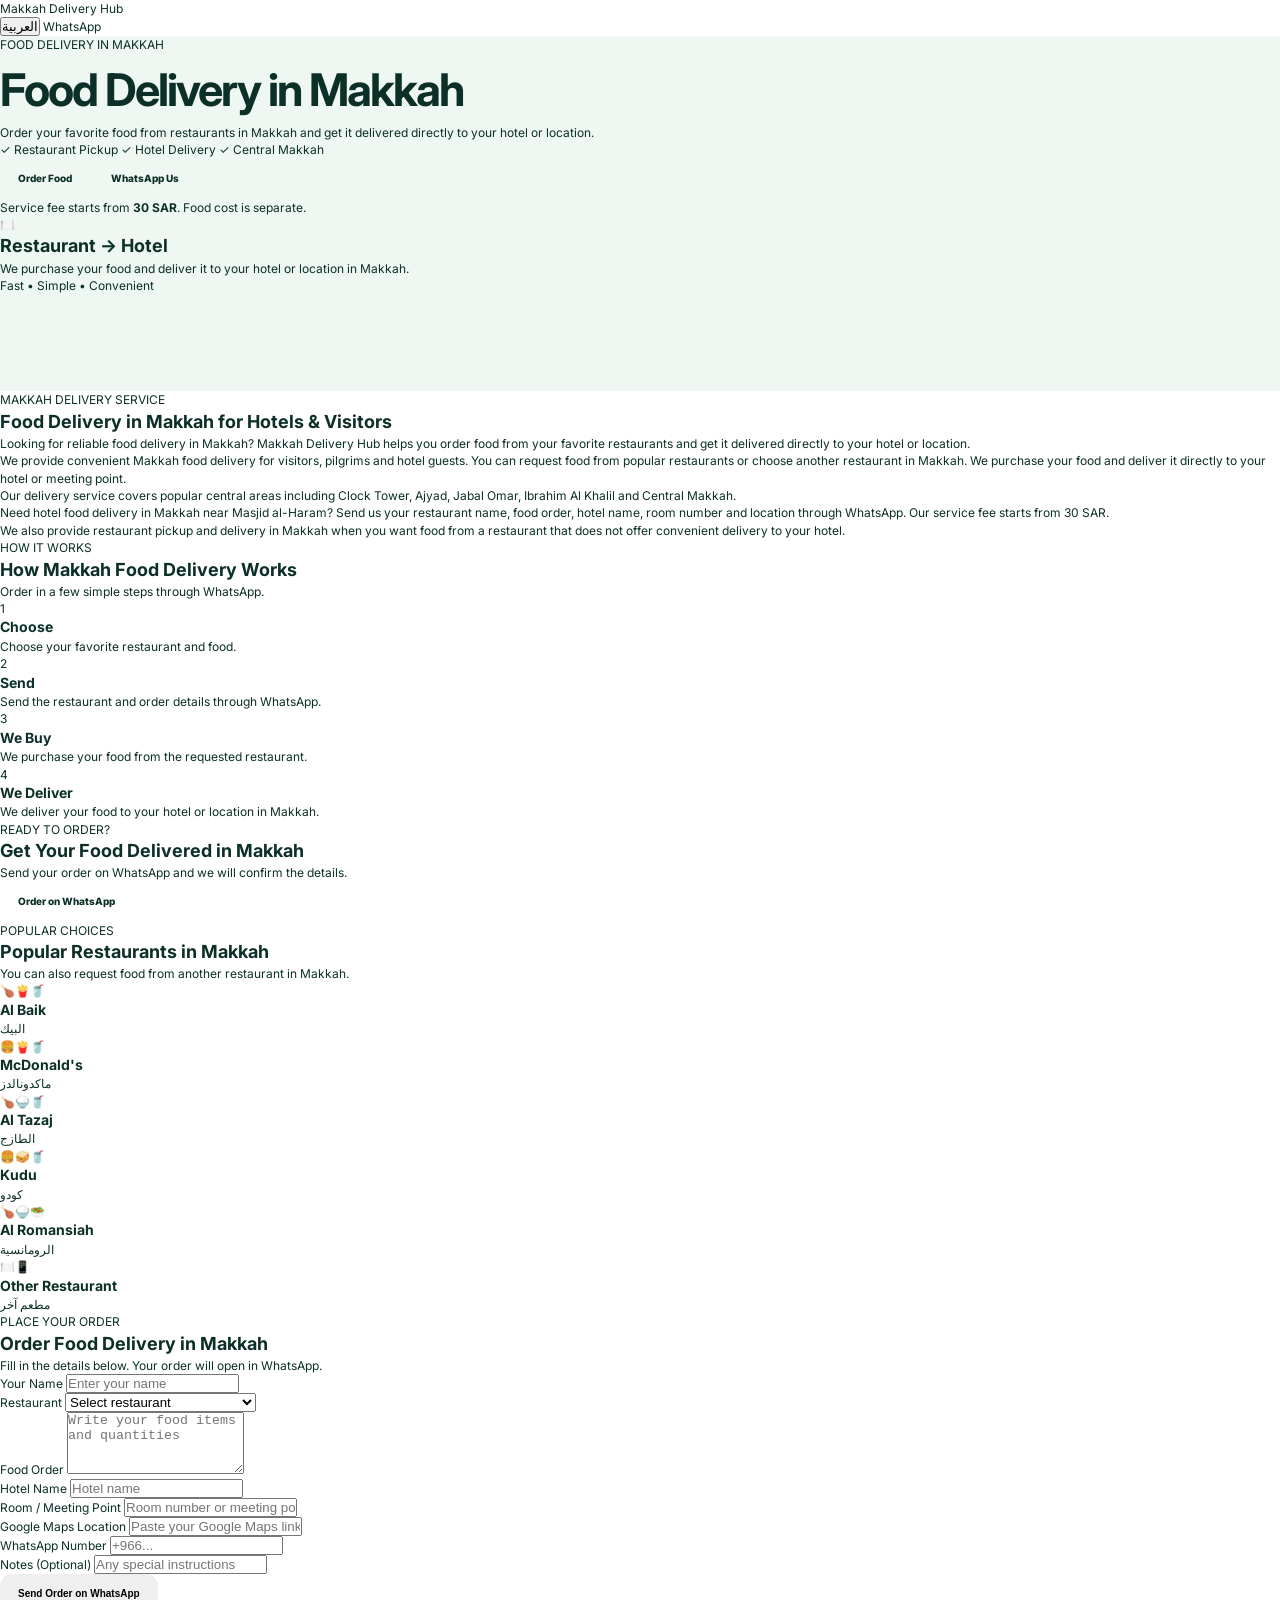
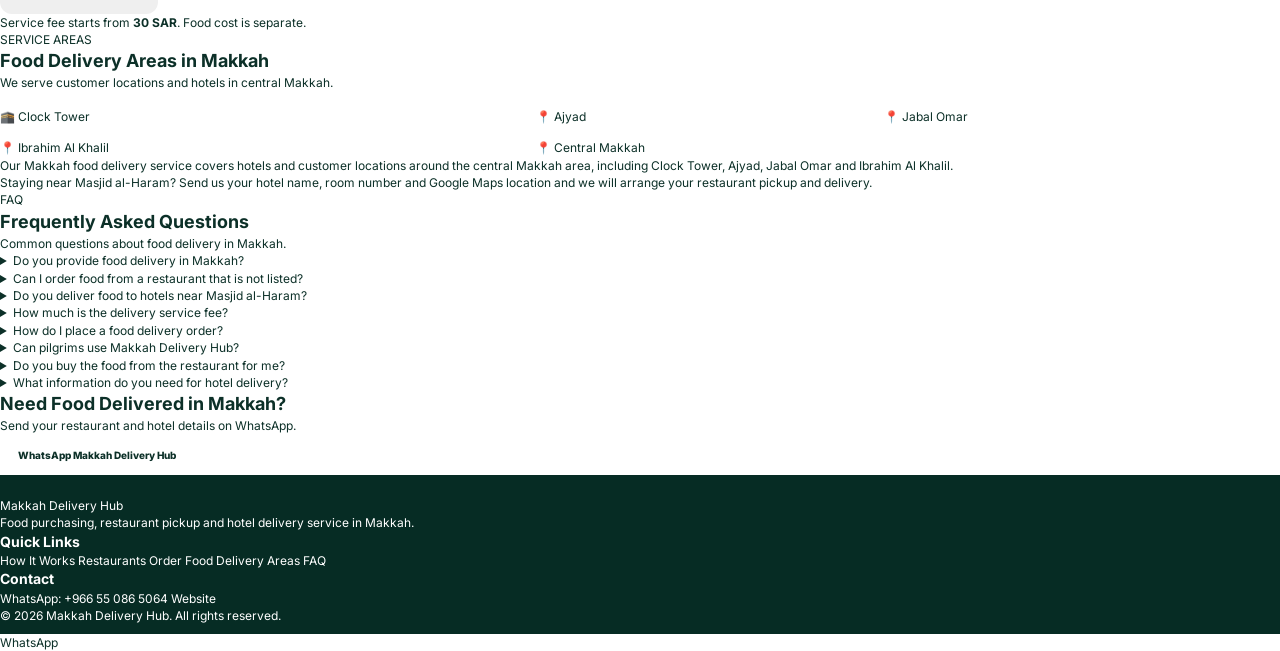
<file: index-seo-optimized.html>
<!DOCTYPE html>
<html lang="en" dir="ltr">
<head>
<meta charset="UTF-8">
<meta name="viewport" content="width=device-width, initial-scale=1.0">

<title>Food Delivery in Makkah | Hotel Food Delivery | Makkah Delivery Hub</title>
<meta name="description" content="Food delivery in Makkah for hotels, pilgrims and visitors. Order from your favorite restaurant and get your food delivered to your hotel or location. Service fee starts from 30 SAR.">
<meta name="keywords" content="food delivery in Makkah, Makkah food delivery, hotel food delivery Makkah, restaurant delivery Makkah, food delivery near Masjid al-Haram, Makkah restaurant pickup, pilgrim food delivery">
<meta name="author" content="Makkah Delivery Hub">
<meta name="robots" content="index, follow, max-image-preview:large">
<meta name="theme-color" content="#087f5b">

<link rel="canonical" href="https://makkahdeliveryhub.github.io/makkah-delivery-hub/">
<link rel="icon" href="./favicon.svg" type="image/svg+xml">
<link rel="stylesheet" href="./style.css">

<meta property="og:type" content="website">
<meta property="og:title" content="Food Delivery in Makkah | Makkah Delivery Hub">
<meta property="og:description" content="Order food from your favorite restaurants in Makkah and get it delivered to your hotel or location. Service fee starts from 30 SAR.">
<meta property="og:url" content="https://makkahdeliveryhub.github.io/makkah-delivery-hub/">
<meta property="og:site_name" content="Makkah Delivery Hub">
<meta property="og:locale" content="en_SA">
<meta property="og:image" content="https://makkahdeliveryhub.github.io/makkah-delivery-hub/logo.svg">

<meta name="twitter:card" content="summary">
<meta name="twitter:title" content="Food Delivery in Makkah | Makkah Delivery Hub">
<meta name="twitter:description" content="Convenient restaurant pickup and hotel food delivery in Makkah.">
<meta name="twitter:image" content="https://makkahdeliveryhub.github.io/makkah-delivery-hub/logo.svg">

<!-- Keep your existing Google verification token here. -->
<!-- Replace YOUR_GOOGLE_VERIFICATION_CODE only if your current token is different. -->
<meta name="google-site-verification" content="YOUR_GOOGLE_VERIFICATION_CODE">

<script type="application/ld+json">
{
  "@context":"https://schema.org",
  "@type":"Organization",
  "@id":"https://makkahdeliveryhub.github.io/makkah-delivery-hub/#organization",
  "name":"Makkah Delivery Hub",
  "url":"https://makkahdeliveryhub.github.io/makkah-delivery-hub/",
  "description":"Food purchasing and delivery service in Makkah for visitors, pilgrims and hotel guests.",
  "telephone":"+966550865064",
  "areaServed":{"@type":"City","name":"Makkah","address":{"@type":"PostalAddress","addressLocality":"Makkah","addressCountry":"SA"}},
  "sameAs":["https://wa.me/966550865064"]
}
</script>

<script type="application/ld+json">
{
  "@context":"https://schema.org",
  "@type":"WebSite",
  "@id":"https://makkahdeliveryhub.github.io/makkah-delivery-hub/#website",
  "url":"https://makkahdeliveryhub.github.io/makkah-delivery-hub/",
  "name":"Makkah Delivery Hub",
  "publisher":{"@id":"https://makkahdeliveryhub.github.io/makkah-delivery-hub/#organization"},
  "inLanguage":["en","ar"]
}
</script>

<script type="application/ld+json">
{
  "@context":"https://schema.org",
  "@type":"FAQPage",
  "mainEntity":[
    {"@type":"Question","name":"Do you provide food delivery in Makkah?","acceptedAnswer":{"@type":"Answer","text":"Yes. Makkah Delivery Hub provides restaurant pickup and food delivery to hotels and customer locations in Makkah."}},
    {"@type":"Question","name":"Can I order food from a restaurant that is not listed?","acceptedAnswer":{"@type":"Answer","text":"Yes. Send us the restaurant name and your food order through WhatsApp and we will check the request."}},
    {"@type":"Question","name":"Do you deliver food to hotels near Masjid al-Haram?","acceptedAnswer":{"@type":"Answer","text":"Yes. We serve hotels and customer locations in central Makkah, including areas around the Clock Tower, Ajyad, Jabal Omar and Ibrahim Al Khalil."}},
    {"@type":"Question","name":"How much is the delivery service fee?","acceptedAnswer":{"@type":"Answer","text":"The service fee starts from 30 SAR. The cost of the food is separate and depends on the restaurant and order."}},
    {"@type":"Question","name":"How do I place a food delivery order?","acceptedAnswer":{"@type":"Answer","text":"Send your restaurant name, food order, hotel or location details and room number through WhatsApp. We will confirm the order and delivery details."}},
    {"@type":"Question","name":"Can pilgrims use Makkah Delivery Hub?","acceptedAnswer":{"@type":"Answer","text":"Yes. Our service is designed for visitors, pilgrims and hotel guests who need convenient restaurant food delivery in Makkah."}},
    {"@type":"Question","name":"Do you buy the food from the restaurant for me?","acceptedAnswer":{"@type":"Answer","text":"Yes. We can purchase the requested food from the restaurant and deliver it to your hotel or location. Food cost is separate from the service fee."}},
    {"@type":"Question","name":"What information do you need for hotel delivery?","acceptedAnswer":{"@type":"Answer","text":"Please provide your hotel name, room number or meeting point, and your Google Maps location when possible."}}
  ]
}
</script>
</head>

<body>

<header class="site-header">
  <div class="container nav-wrap">
    <a href="./" class="logo" aria-label="Makkah Delivery Hub Home">Makkah <span>Delivery Hub</span></a>
    <div class="nav-actions">
      <button id="languageToggle" class="lang-btn" type="button" aria-label="Switch language">العربية</button>
      <a class="nav-whatsapp" href="https://wa.me/966550865064" target="_blank" rel="noopener noreferrer">WhatsApp</a>
    </div>
  </div>
</header>

<main>

<section class="hero">
  <div class="container hero-content">
    <div class="hero-text">
      <span class="eyebrow" id="heroEyebrow">FOOD DELIVERY IN MAKKAH</span>
      <h1 id="heroTitle">Food Delivery in Makkah</h1>
      <p id="heroText">Order your favorite food from restaurants in Makkah and get it delivered directly to your hotel or location.</p>
      <div class="hero-points">
        <span>✓ Restaurant Pickup</span>
        <span>✓ Hotel Delivery</span>
        <span>✓ Central Makkah</span>
      </div>
      <div class="hero-buttons">
        <a class="btn btn-primary" href="#order" id="heroOrderBtn">Order Food</a>
        <a class="btn btn-secondary" href="https://wa.me/966550865064" target="_blank" rel="noopener noreferrer" id="heroWhatsAppBtn">WhatsApp Us</a>
      </div>
      <p class="fee-note" id="heroFee">Service fee starts from <strong>30 SAR</strong>. Food cost is separate.</p>
    </div>
    <div class="hero-card" aria-label="Makkah food delivery service">
      <div class="hero-card-icon">🍽️</div>
      <h2>Restaurant → Hotel</h2>
      <p>We purchase your food and deliver it to your hotel or location in Makkah.</p>
      <div class="mini-badge">Fast • Simple • Convenient</div>
    </div>
  </div>
</section>

<section class="local-seo-section">
  <div class="container">
    <div class="section-head">
      <span class="section-kicker">MAKKAH DELIVERY SERVICE</span>
      <h2>Food Delivery in Makkah for Hotels &amp; Visitors</h2>
      <p>Looking for reliable <strong>food delivery in Makkah</strong>? Makkah Delivery Hub helps you order food from your favorite restaurants and get it delivered directly to your hotel or location.</p>
    </div>
    <div class="local-seo-content">
      <p>We provide convenient <strong>Makkah food delivery</strong> for visitors, pilgrims and hotel guests. You can request food from popular restaurants or choose another restaurant in Makkah. We purchase your food and deliver it directly to your hotel or meeting point.</p>
      <p>Our delivery service covers popular central areas including <strong>Clock Tower, Ajyad, Jabal Omar, Ibrahim Al Khalil and Central Makkah</strong>.</p>
      <p>Need <strong>hotel food delivery in Makkah</strong> near Masjid al-Haram? Send us your restaurant name, food order, hotel name, room number and location through WhatsApp. Our service fee starts from <strong>30 SAR</strong>.</p>
      <p>We also provide <strong>restaurant pickup and delivery in Makkah</strong> when you want food from a restaurant that does not offer convenient delivery to your hotel.</p>
    </div>
  </div>
</section>

<section class="how-section" id="how-it-works">
  <div class="container">
    <div class="section-head">
      <span class="section-kicker">HOW IT WORKS</span>
      <h2>How Makkah Food Delivery Works</h2>
      <p>Order in a few simple steps through WhatsApp.</p>
    </div>
    <div class="steps-grid">
      <article class="step-card"><div class="step-number">1</div><h3>Choose</h3><p>Choose your favorite restaurant and food.</p></article>
      <article class="step-card"><div class="step-number">2</div><h3>Send</h3><p>Send the restaurant and order details through WhatsApp.</p></article>
      <article class="step-card"><div class="step-number">3</div><h3>We Buy</h3><p>We purchase your food from the requested restaurant.</p></article>
      <article class="step-card"><div class="step-number">4</div><h3>We Deliver</h3><p>We deliver your food to your hotel or location in Makkah.</p></article>
    </div>
  </div>
</section>

<section class="cta-section">
  <div class="container cta-box">
    <div>
      <span class="section-kicker">READY TO ORDER?</span>
      <h2>Get Your Food Delivered in Makkah</h2>
      <p>Send your order on WhatsApp and we will confirm the details.</p>
    </div>
    <a class="btn btn-primary" href="https://wa.me/966550865064" target="_blank" rel="noopener noreferrer">Order on WhatsApp</a>
  </div>
</section>

<section class="restaurants-section" id="restaurants">
  <div class="container">
    <div class="section-head">
      <span class="section-kicker">POPULAR CHOICES</span>
      <h2>Popular Restaurants in Makkah</h2>
      <p>You can also request food from another restaurant in Makkah.</p>
    </div>
    <div class="restaurants-grid">
      <article class="restaurant-card"><div class="food-icon" aria-hidden="true">🍗🍟🥤</div><h3>Al Baik</h3><p>البيك</p></article>
      <article class="restaurant-card"><div class="food-icon" aria-hidden="true">🍔🍟🥤</div><h3>McDonald's</h3><p>ماكدونالدز</p></article>
      <article class="restaurant-card"><div class="food-icon" aria-hidden="true">🍗🍚🥤</div><h3>Al Tazaj</h3><p>الطازج</p></article>
      <article class="restaurant-card"><div class="food-icon" aria-hidden="true">🍔🥪🥤</div><h3>Kudu</h3><p>كودو</p></article>
      <article class="restaurant-card"><div class="food-icon" aria-hidden="true">🍗🍚🥗</div><h3>Al Romansiah</h3><p>الرومانسية</p></article>
      <article class="restaurant-card"><div class="food-icon" aria-hidden="true">🍽️📱</div><h3>Other Restaurant</h3><p>مطعم آخر</p></article>
    </div>
  </div>
</section>

<section class="order-section" id="order">
  <div class="container">
    <div class="section-head">
      <span class="section-kicker">PLACE YOUR ORDER</span>
      <h2>Order Food Delivery in Makkah</h2>
      <p>Fill in the details below. Your order will open in WhatsApp.</p>
    </div>

    <form id="orderForm" class="order-form" novalidate>
      <div class="form-grid">
        <div class="form-group">
          <label for="customerName">Your Name</label>
          <input id="customerName" name="customerName" type="text" autocomplete="name" placeholder="Enter your name" required>
        </div>
        <div class="form-group">
          <label for="restaurant">Restaurant</label>
          <select id="restaurant" name="restaurant" required>
            <option value="">Select restaurant</option>
            <option value="Al Baik">Al Baik - البيك</option>
            <option value="McDonald's">McDonald's - ماكدونالدز</option>
            <option value="Al Tazaj">Al Tazaj - الطازج</option>
            <option value="Kudu">Kudu - كودو</option>
            <option value="Al Romansiah">Al Romansiah - الرومانسية</option>
            <option value="Other Restaurant">Other Restaurant - مطعم آخر</option>
          </select>
        </div>
        <div class="form-group form-full">
          <label for="foodOrder">Food Order</label>
          <textarea id="foodOrder" name="foodOrder" rows="4" placeholder="Write your food items and quantities" required></textarea>
        </div>
        <div class="form-group">
          <label for="hotelName">Hotel Name</label>
          <input id="hotelName" name="hotelName" type="text" autocomplete="organization" placeholder="Hotel name" required>
        </div>
        <div class="form-group">
          <label for="roomNumber">Room / Meeting Point</label>
          <input id="roomNumber" name="roomNumber" type="text" placeholder="Room number or meeting point" required>
        </div>
        <div class="form-group form-full">
          <label for="location">Google Maps Location</label>
          <input id="location" name="location" type="url" placeholder="Paste your Google Maps link" required>
        </div>
        <div class="form-group">
          <label for="phone">WhatsApp Number</label>
          <input id="phone" name="phone" type="tel" autocomplete="tel" placeholder="+966..." required>
        </div>
        <div class="form-group">
          <label for="notes">Notes (Optional)</label>
          <input id="notes" name="notes" type="text" placeholder="Any special instructions">
        </div>
      </div>
      <div id="orderMessage" class="form-message" role="alert" aria-live="polite"></div>
      <button class="btn btn-primary form-submit" type="submit">Send Order on WhatsApp</button>
      <p class="form-note">Service fee starts from <strong>30 SAR</strong>. Food cost is separate.</p>
    </form>
  </div>
</section>

<section class="areas-section" id="areas">
  <div class="container">
    <div class="section-head">
      <span class="section-kicker">SERVICE AREAS</span>
      <h2>Food Delivery Areas in Makkah</h2>
      <p>We serve customer locations and hotels in central Makkah.</p>
    </div>
    <div class="areas-grid">
      <div class="area-card">🕋 <span>Clock Tower</span></div>
      <div class="area-card">📍 <span>Ajyad</span></div>
      <div class="area-card">📍 <span>Jabal Omar</span></div>
      <div class="area-card">📍 <span>Ibrahim Al Khalil</span></div>
      <div class="area-card">📍 <span>Central Makkah</span></div>
    </div>
    <div class="local-area-text">
      <p>Our <strong>Makkah food delivery service</strong> covers hotels and customer locations around the central Makkah area, including <strong>Clock Tower, Ajyad, Jabal Omar and Ibrahim Al Khalil</strong>.</p>
      <p>Staying near Masjid al-Haram? Send us your hotel name, room number and Google Maps location and we will arrange your restaurant pickup and delivery.</p>
    </div>
  </div>
</section>

<section class="faq-section" id="faq">
  <div class="container">
    <div class="section-head">
      <span class="section-kicker">FAQ</span>
      <h2>Frequently Asked Questions</h2>
      <p>Common questions about food delivery in Makkah.</p>
    </div>
    <div class="faq-list">
      <details class="faq-item"><summary id="q1">Do you provide food delivery in Makkah?</summary><div class="faq-answer" id="a1">Yes. Makkah Delivery Hub provides restaurant pickup and food delivery to hotels and customer locations in Makkah.</div></details>
      <details class="faq-item"><summary id="q2">Can I order food from a restaurant that is not listed?</summary><div class="faq-answer" id="a2">Yes. Send us the restaurant name and your food order through WhatsApp and we will check the request.</div></details>
      <details class="faq-item"><summary id="q3">Do you deliver food to hotels near Masjid al-Haram?</summary><div class="faq-answer" id="a3">Yes. We serve hotels and customer locations in central Makkah, including areas around the Clock Tower, Ajyad, Jabal Omar and Ibrahim Al Khalil.</div></details>
      <details class="faq-item"><summary id="q4">How much is the delivery service fee?</summary><div class="faq-answer" id="a4">The service fee starts from 30 SAR. The cost of the food is separate and depends on the restaurant and order.</div></details>
      <details class="faq-item"><summary id="q5">How do I place a food delivery order?</summary><div class="faq-answer" id="a5">Send your restaurant name, food order, hotel or location details and room number through WhatsApp. We will confirm the order and delivery details.</div></details>
      <details class="faq-item"><summary id="q6">Can pilgrims use Makkah Delivery Hub?</summary><div class="faq-answer" id="a6">Yes. Our service is designed for visitors, pilgrims and hotel guests who need convenient restaurant food delivery in Makkah.</div></details>
      <details class="faq-item"><summary id="q7">Do you buy the food from the restaurant for me?</summary><div class="faq-answer" id="a7">Yes. We can purchase the requested food from the restaurant and deliver it to your hotel or location. Food cost is separate from the service fee.</div></details>
      <details class="faq-item"><summary id="q8">What information do you need for hotel delivery?</summary><div class="faq-answer" id="a8">Please provide your hotel name, room number or meeting point, and your Google Maps location when possible.</div></details>
    </div>
  </div>
</section>

<section class="final-cta">
  <div class="container">
    <h2>Need Food Delivered in Makkah?</h2>
    <p>Send your restaurant and hotel details on WhatsApp.</p>
    <a class="btn btn-primary" href="https://wa.me/966550865064" target="_blank" rel="noopener noreferrer">WhatsApp Makkah Delivery Hub</a>
  </div>
</section>

</main>

<footer class="site-footer">
  <div class="container footer-grid">
    <div>
      <a href="./" class="logo footer-logo" aria-label="Makkah Delivery Hub Home">Makkah <span>Delivery Hub</span></a>
      <p>Food purchasing, restaurant pickup and hotel delivery service in Makkah.</p>
    </div>
    <div>
      <h3>Quick Links</h3>
      <a href="#how-it-works">How It Works</a>
      <a href="#restaurants">Restaurants</a>
      <a href="#order">Order Food</a>
      <a href="#areas">Delivery Areas</a>
      <a href="#faq">FAQ</a>
    </div>
    <div>
      <h3>Contact</h3>
      <a href="https://wa.me/966550865064" target="_blank" rel="noopener noreferrer">WhatsApp: +966 55 086 5064</a>
      <a href="https://makkahdeliveryhub.github.io/makkah-delivery-hub/">Website</a>
    </div>
  </div>
  <div class="container footer-bottom">
    <p>© 2026 Makkah Delivery Hub. All rights reserved.</p>
  </div>
</footer>

<a class="floating-whatsapp" href="https://wa.me/966550865064" target="_blank" rel="noopener noreferrer" aria-label="Chat with Makkah Delivery Hub on WhatsApp">WhatsApp</a>

<script src="./script.js"></script>
</body>
</html>
</file>
<file: style.css>
@import url('https://fonts.googleapis.com/css2?family=Inter:wght@400;500;600;700;800&display=swap');
:root{--g:#087f5b;--gd:#005d43;--ink:#0c3028;--muted:#5e726b;--line:#dce9e3;--bg:#f7faf8;--gold:#c79a3b}
*{box-sizing:border-box;margin:0;padding:0}html{scroll-behavior:smooth}body{font-family:Inter,Arial,sans-serif;color:var(--ink);font-size:12px;background:#fff;line-height:1.45}a{text-decoration:none;color:inherit}.wrap{width:900px;max-width:calc(100% - 126px);margin:auto}.header{height:50px;background:#fff;border-bottom:1px solid #edf2ef;position:sticky;top:0;z-index:20}.nav{height:50px;display:flex;align-items:center;gap:25px}.brand{display:flex;align-items:center;gap:8px;min-width:230px}.brand-mark{width:34px;height:34px;border-radius:9px;background:var(--g);color:#fff;display:grid;place-items:center;font-weight:800;font-size:19px}.brand span:last-child{display:flex;flex-direction:column;line-height:.95}.brand b{font-size:16px;color:#102e27}.brand strong{font-size:15px;color:var(--g)}nav{display:flex;gap:26px;flex:1;justify-content:center}nav a{font-size:9px;font-weight:800;color:#173a31}.nav-right{display:flex;gap:8px;align-items:center}.language{border:0;background:#eef6f1;color:var(--g);border-radius:20px;padding:8px 13px;font-size:9px;font-weight:800}.whatsapp-top{background:#07885e;color:#fff;border-radius:20px;padding:8px 12px;font-size:9px;font-weight:800}.hero{height:355px;position:relative;overflow:hidden;background:#eef7f1}.hero-photo{position:absolute;right:0;top:0;width:64%;height:100%;background:url('./assets/hero-right.jpg') center/cover no-repeat}.hero-fade{position:absolute;inset:0;background:linear-gradient(90deg,#f7faf8 0%,#f7faf8 31%,rgba(247,250,248,.86) 45%,rgba(247,250,248,.15) 68%,rgba(247,250,248,0) 100%)}.hero-grid{height:100%;position:relative;z-index:2;display:grid;grid-template-columns:1.1fr .55fr;align-items:center;gap:20px}.hero-copy{padding-top:5px}.hero-tag{display:inline-block;background:#e5f4ec;border:1px solid #d4eade;color:#087f5b;padding:7px 12px;border-radius:18px;font-weight:800;font-size:10px}.hero h1{font-size:45px;line-height:.98;letter-spacing:-2px;margin:14px 0 12px}.hero h1 em{font-style:normal;color:#079766}.hero-copy>p{font-size:13px;color:#26483f;max-width:390px}.ticks{display:flex;gap:12px;margin:13px 0;font-size:9px;font-weight:800}.ticks span:first-letter{color:var(--g)}.hero-actions{display:flex;gap:10px}.btn{display:inline-flex;align-items:center;justify-content:center;border-radius:12px;min-height:40px;padding:10px 17px;font-weight:800;font-size:10px;border:1px solid transparent}.green{background:var(--g);color:#fff;box-shadow:0 8px 18px rgba(8,127,91,.18)}.white{background:#fff;color:var(--g);border-color:var(--g)}.fee{margin-top:8px!important;font-size:9px!important;color:#49615a!important}.delivery-card{justify-self:end;width:170px;height:160px;background:#fff;border-radius:15px;padding:17px;text-align:center;box-shadow:0 15px 35px rgba(10,45,35,.15)}.card-icon{color:var(--g);font-size:25px;margin-bottom:3px}.delivery-card h2{font-size:13px;margin-bottom:5px}.delivery-card p{font-size:9px;color:#415b53;line-height:1.35}.delivery-card>b{display:block;margin-top:9px;background:#079263;color:#fff;border-radius:12px;padding:5px;font-size:8px}.section{padding:42px 0}.kicker{font-size:9px;font-weight:800;color:var(--g);letter-spacing:.7px}.section h2,.how h2,.restaurants h2,.order h2,.areas h2{font-size:22px;line-height:1.1;margin:5px 0;color:#10362e}.sub{font-size:9px;color:var(--muted)}.intro{background:#fff}.intro-grid{display:grid;grid-template-columns:1fr 1.08fr 210px;gap:22px;align-items:center}.intro-grid>div:first-child p{font-size:10px;color:#415b53;margin-top:12px;line-height:1.65}.bullet-copy{display:grid;gap:6px}.bullet-copy p{font-size:9px;color:#405951;line-height:1.45}.intro-img{width:210px;height:155px;object-fit:cover;border-radius:15px}.how{background:#f4faf7}.how-grid{display:grid;grid-template-columns:1.6fr .78fr;gap:18px;margin-top:18px}.steps{display:grid;grid-template-columns:repeat(4,1fr)}.steps article{background:#fff;min-height:145px;text-align:center;padding:22px 8px 10px;border-right:1px solid #edf2ef;position:relative}.steps article:first-child{border-radius:13px 0 0 13px}.steps article:last-child{border-radius:0 13px 13px 0;border:0}.steps i{position:absolute;top:6px;left:50%;transform:translateX(-50%);background:var(--g);color:#fff;width:19px;height:19px;border-radius:50%;display:grid;place-items:center;font-size:8px;font-style:normal}.steps article>span{display:grid;place-items:center;margin:8px auto 10px;width:46px;height:46px;border-radius:50%;background:#e5f5ec;color:var(--g);font-size:20px;font-weight:800}.steps h3{font-size:12px;margin-bottom:5px}.steps p{font-size:8px;color:#566b64}.ready{border-radius:15px;padding:20px;background:linear-gradient(135deg,#e6f6ed,#eef9f4);min-height:145px}.ready h2{font-size:18px;margin:8px 0}.ready p{font-size:9px;color:#50665f;margin-bottom:10px}.ready .btn{width:135px}.restaurants{background:#fff}.restaurant-grid{display:grid;grid-template-columns:repeat(5,1fr);gap:10px;margin-top:14px}.restaurant-grid article{border:1px solid var(--line);border-radius:11px;overflow:hidden;text-align:center;background:#fff}.restaurant-grid img{display:block;width:100%;height:74px;object-fit:cover}.restaurant-grid h3{font-size:10px;margin:7px 0 1px}.restaurant-grid p{font-size:8px;color:var(--g);font-weight:700;margin-bottom:7px}.order{background:#fbfdfc}.order-grid{display:grid;grid-template-columns:1.35fr .75fr;gap:24px;align-items:center}.form{display:grid;grid-template-columns:1fr 1fr 1fr;gap:7px;margin-top:12px}.form>div{display:flex;flex-direction:column;gap:3px}.form .full{grid-column:1/-1}.form label{font-size:8px;font-weight:800}.form input,.form select{height:28px;border:1px solid #dbe7e2;border-radius:6px;background:#fff;padding:5px 8px;font-size:8px;color:#49615a}.send{width:100%;border:0;min-height:28px;border-radius:7px;padding:5px}.order small{display:block;margin-top:5px;color:#687a74;font-size:8px}.order small b{color:var(--g)}.order-img{width:100%;height:190px;object-fit:cover;border-radius:15px}.areas{background:#fff}.areas-grid{display:grid;grid-template-columns:1.25fr .8fr .95fr;gap:14px;margin-top:16px}.area-list{display:grid;grid-template-columns:repeat(5,1fr);gap:7px;align-items:start}.area-list div{text-align:center;font-size:7px}.area-list img{width:54px;height:54px;border-radius:50%;object-fit:cover;display:block;margin:0 auto 5px}.area-note{border:1px solid var(--line);border-radius:12px;background:#f6faf8;padding:13px;font-size:8px;color:#536760}.area-note p+p{margin-top:12px}.faq-mini{padding-left:5px}.faq-mini h2{font-size:18px}.faq-mini>p{font-size:8px;color:#667871;margin-bottom:7px}.mini-faq{display:grid;gap:3px}.mini-faq details{background:#fff;border:1px solid #dce8e2;border-radius:5px;padding:0 8px}.mini-faq summary{font-size:7px;font-weight:700;padding:5px;list-style:none;display:flex;justify-content:space-between}.mini-faq summary:after{content:'+';color:var(--g);font-size:11px}.mini-faq details p{font-size:7px;padding:0 5px 5px;color:#667871}.faq-mini>a{display:inline-block;margin-top:7px;color:var(--g);font-size:8px;font-weight:800}.final{height:62px;background:linear-gradient(rgba(0,75,55,.9),rgba(0,75,55,.94)),url('./assets/final-bg.jpg') center/cover;color:#fff;text-align:center;display:flex;align-items:center}.final span{font-size:12px;font-weight:800}.final h2{font-size:9px;font-weight:500;margin:2px 0 5px}.final .btn{min-height:25px;padding:5px 13px;font-size:8px;border-radius:12px}.final .white{border:0}footer{background:#062c24;color:#fff;padding:22px 0 9px}.foot-grid{display:grid;grid-template-columns:1.3fr .7fr 1fr;gap:40px}.foot-brand{margin-bottom:8px}.foot-brand .brand-mark{width:30px;height:30px;font-size:16px}.foot-brand b{font-size:13px;color:#fff}.foot-brand strong{font-size:12px}.foot-grid p,.foot-grid a:not(.brand){display:block;color:#a9bbb5;font-size:8px;margin:4px 0}.foot-grid h3{font-size:9px;margin-bottom:6px}.foot-bottom{border-top:1px solid rgba(255,255,255,.1);padding-top:7px;margin-top:14px;display:flex;justify-content:space-between;color:#8fa49e;font-size:7px}.float-wa{position:fixed;right:15px;bottom:14px;width:35px;height:35px;border-radius:50%;background:#25d366;color:#fff;display:grid;place-items:center;font-size:17px;z-index:30;box-shadow:0 8px 20px rgba(0,0,0,.2)}body.rtl{direction:rtl}body.rtl .hero-fade{background:linear-gradient(270deg,#f7faf8 0%,#f7faf8 31%,rgba(247,250,248,.86) 45%,rgba(247,250,248,.15) 68%,rgba(247,250,248,0) 100%)}body.rtl .hero-photo{right:auto;left:0}body.rtl .hero-copy,body.rtl .section,body.rtl .intro-grid,body.rtl .areas,body.rtl .order{text-align:right}body.rtl .hero-actions{justify-content:flex-start}.image-credit{opacity:.8}
@media(max-width:850px){.wrap{max-width:calc(100% - 28px);width:auto}.header{height:60px}.nav{height:60px}.brand{min-width:0}.brand-mark{width:37px;height:37px}.brand b{font-size:15px}.brand strong{font-size:14px}nav{display:none}.nav-right{margin-left:auto}.hero{height:auto;min-height:640px}.hero-photo{width:100%;height:330px;top:0}.hero-fade{background:linear-gradient(180deg,rgba(247,250,248,0) 0%,rgba(247,250,248,.3) 35%,#f7faf8 62%,#f7faf8 100%)}.hero-grid{grid-template-columns:1fr;padding-top:285px;align-items:start}.hero-copy{padding:0}.hero h1{font-size:42px}.delivery-card{justify-self:stretch;width:100%;height:auto;min-height:145px}.intro-grid,.order-grid,.areas-grid,.how-grid{grid-template-columns:1fr}.intro-img{width:100%;height:190px}.steps{grid-template-columns:1fr 1fr}.restaurant-grid{grid-template-columns:1fr 1fr}.area-list{grid-template-columns:repeat(5,1fr)}.order-img{height:230px}.foot-grid{grid-template-columns:1fr 1fr}.foot-bottom{flex-direction:column;gap:5px}}@media(max-width:480px){.nav-right .language{padding:7px 9px}.whatsapp-top span{display:none}.hero h1{font-size:37px}.ticks{gap:7px;flex-wrap:wrap}.ticks span{font-size:8px}.hero-actions .btn{flex:1}.section{padding:35px 0}.restaurant-grid{gap:7px}.restaurant-grid img{height:85px}.area-list img{width:49px;height:49px}.area-list div{font-size:6px}.foot-grid{grid-template-columns:1fr}.footer-bottom{font-size:6px}}
</file>
